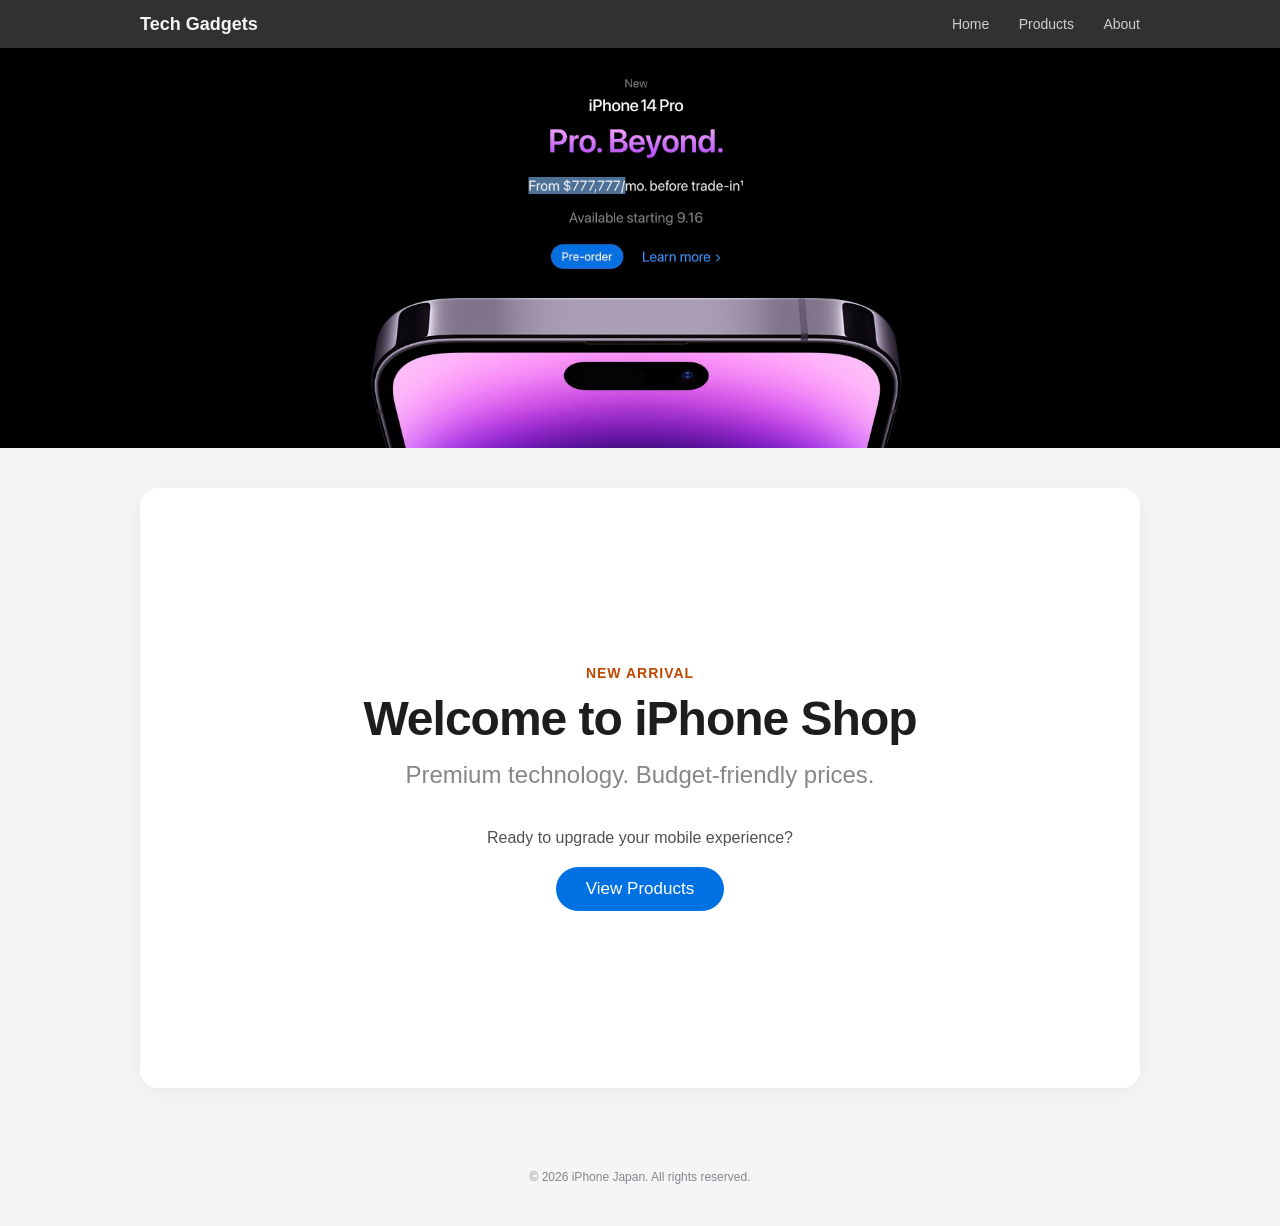
<file: index.html>
<!DOCTYPE html>
<html lang="en">
<head>
    <meta charset="UTF-8">
    <meta name="viewport" content="width=device-width, initial-scale=1.0">
    <link rel="stylesheet" href="styles.css">
    <title>iPhone Shop | Premium Experience</title>
</head>
<body>
    <header class="navbar">
        <div class="nav-content">
            <div class="logo">Tech Gadgets</div>
            <nav id="nav-links">
                <a href="home.html" target="mainframe">Home</a>
                <a href="products.html" target="mainframe">Products</a>
                <a href="about.html" target="mainframe">About</a>
            </nav>
        </div>
    </header>

    <section class="hero-banner">
        <img src="images/apple-website-price-bug.jpeg" alt="Latest iPhone">
    </section>

    <main class="content-wrapper">
        <iframe src="home.html" name="mainframe" title="Content Window"></iframe>
    </main>

    <footer class="footer">
        <p>&copy; 2026 iPhone Japan. All rights reserved.</p>
    </footer>
</body>
</html>
</file>
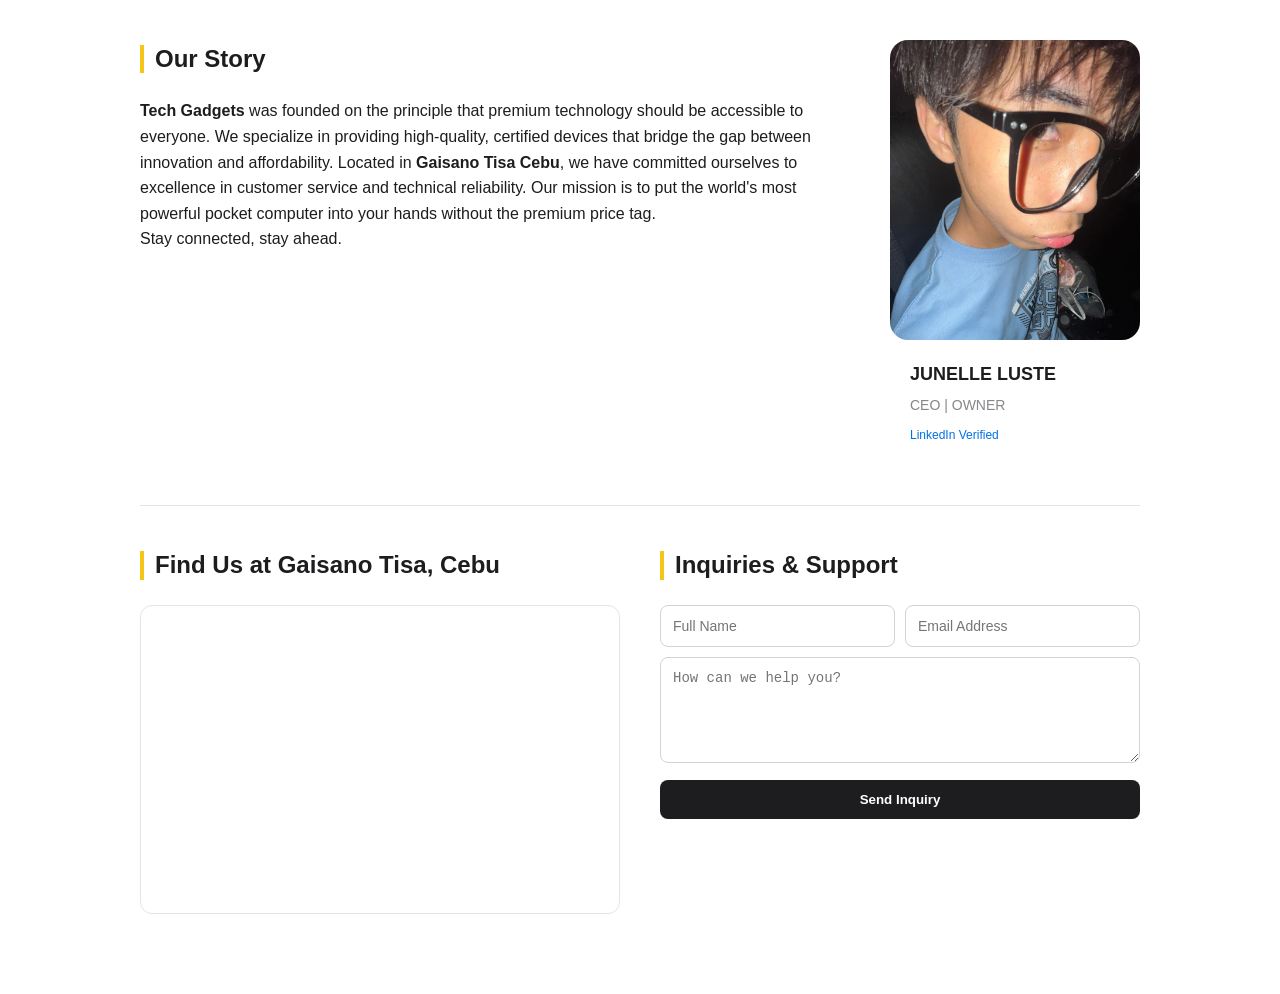
<file: about.html>
<!DOCTYPE html>
<html lang="en">
<head>
    <meta charset="UTF-8">
    <link rel="stylesheet" href="styleabout.css">
    <title>About Us | iPhone Shop</title>
</head>
<body>
    <div class="about-container">
        <section class="upper-section">
            <div class="story-box">
                <h2 class="section-title">Our Story</h2>
                <p><b>Tech Gadgets</b> was founded on the principle that premium technology should be accessible to everyone. We specialize in providing high-quality, certified devices that bridge the gap between innovation and affordability.
                Located in <b>Gaisano Tisa Cebu</b>, we have committed ourselves to excellence in customer service and technical reliability. Our mission is to put the world's most powerful pocket computer into your hands without the premium price tag.</p>
                <p class="tagline">Stay connected, stay ahead.</p>
            </div>

            <div class="profile">
                <div class="founder-image">
                    <div class="image-placeholder"></div>

                </div>
                <div class="founder-details">
                    <h3>JUNELLE LUSTE</h3>
                    <p class="title">CEO | OWNER</p>
                    <span class="verified">LinkedIn Verified</span>
                </div>
            </div>
        </section>

        <hr class="divider">

        <section class="lower-section">
            <div class="location-box">
                <h2 class="section-title">Find Us at Gaisano Tisa, Cebu</h2>
                <div class="map-wrapper">
                    <iframe src="https://www.google.com/maps/embed?pb=!1m18!1m12!1m3!1d3925.467439580456!2d123.8788483147967!3d10.300057092645837!2m3!1f0!2f0!3f0!3m2!1i1024!2i768!4f13.1!3m3!1m2!1s0x33a99956f5a3e143%3A0x643666504a3e61c7!2sCebu%20Institute%20of%20Technology%20-%20University!5e0!3m2!1sen!2sph!4v1647414848011!5m2!1sen!2sph" width="100%" height="300" style="border:0;" allowfullscreen="" loading="lazy"></iframe>
                </div>
            </div>

            <div class="inquiry-box">
                <h2 class="section-title">Inquiries & Support</h2>
                <form class="contact-form">
                    <div class="form-row">
                        <input type="text" placeholder="Full Name" required>
                        <input type="email" placeholder="Email Address" required>
                    </div>
                    <textarea placeholder="How can we help you?" rows="5"></textarea>
                    <button type="submit" class="send-btn">Send Inquiry</button>
                </form>
            </div>
        </section>
    </div>
</body>

</html>
</file>
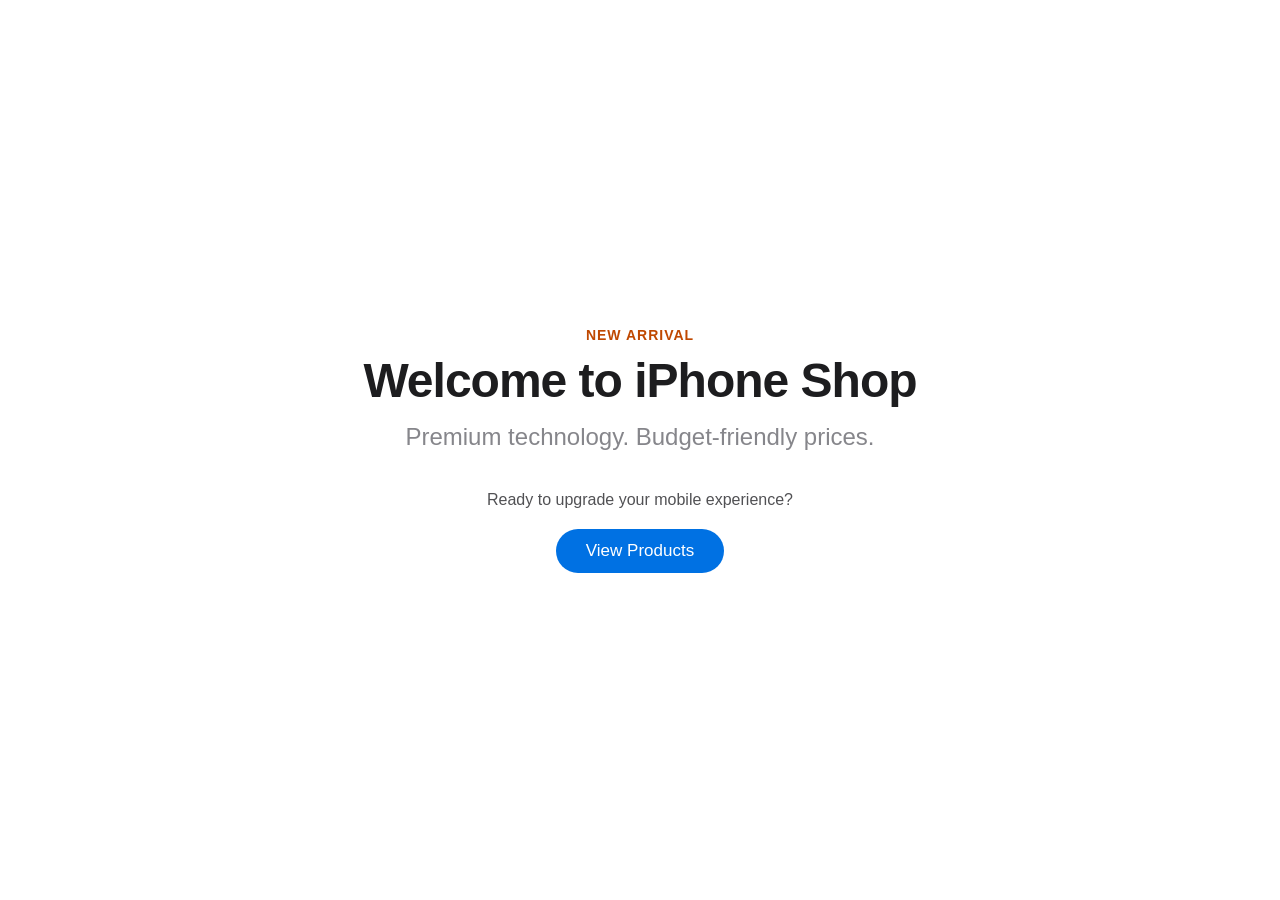
<file: home.html>
<!DOCTYPE html>
<html lang="en">
<head>
    <meta charset="UTF-8">
    <link rel="stylesheet" href="stylehome.css">
    <title>Welcome | iPhone Shop</title>
</head>
<body>
    <section class="hero-content">
        <div class="container">
            <span class="eyebrow">New Arrival</span>
            <h1>Welcome to iPhone Shop</h1>
            <p class="subtitle">Premium technology. Budget-friendly prices.</p>
            
            <div class="cta-area">
                <p>Ready to upgrade your mobile experience?</p>
                <a href="products.html" class="btn-primary">View Products</a>
            </div>
        </div>
    </section>
</body>
</html>
</file>
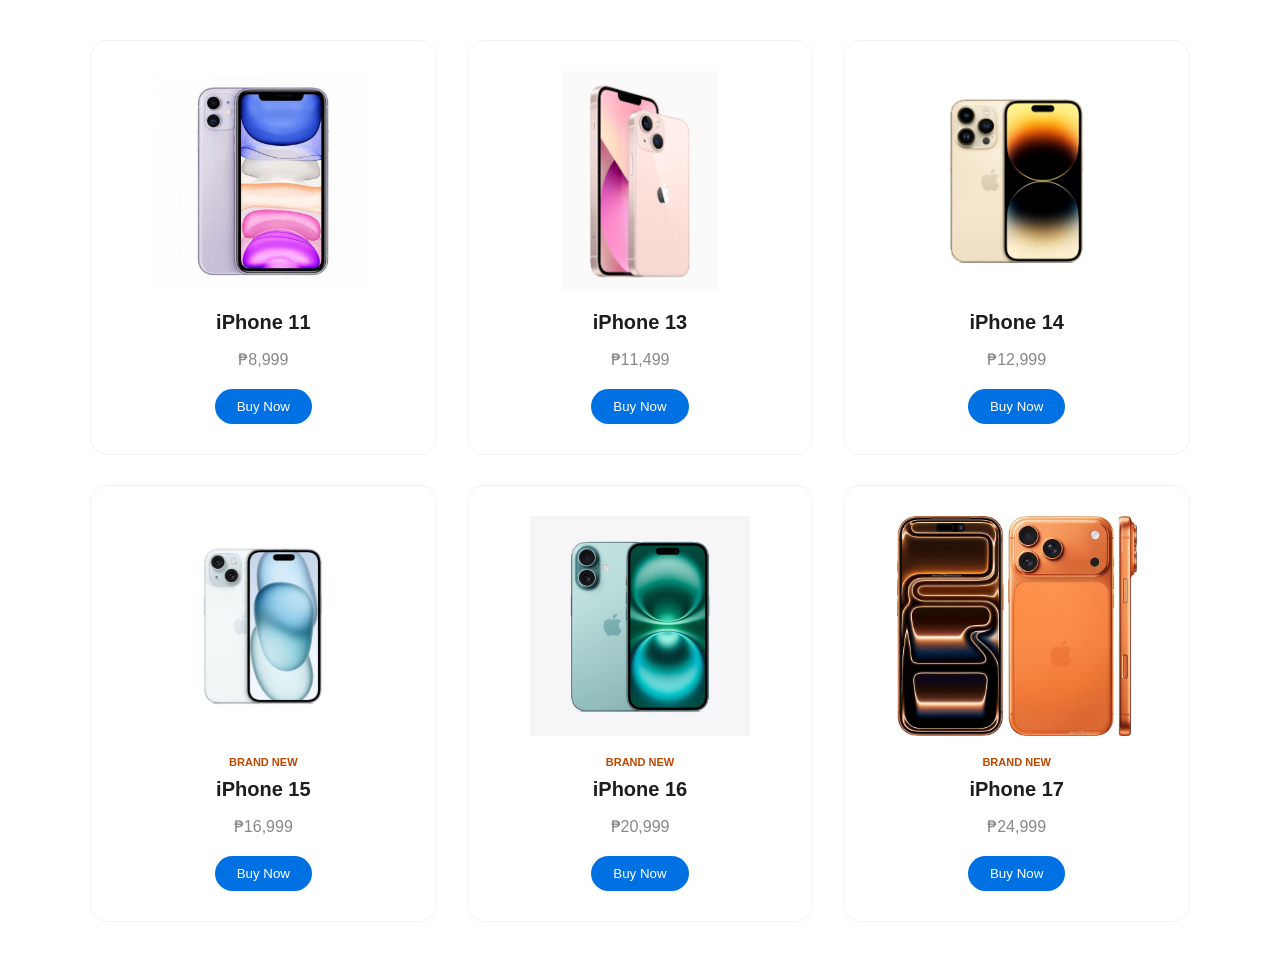
<file: products.html>
<!DOCTYPE html>
<html lang="en">
<head>
    <meta charset="UTF-8">
    <link rel="stylesheet" href="styleproducts.css">
    <title>iPhone Products</title>
</head>
<body>
    <div class="product-grid">
        <div class="product-card">
            <div class="image-container">
                <img src="images/ip11.jpg" alt="iPhone 11">
            </div>
            <div class="product-info">
                <h3>iPhone 11</h3>
                <p class="price">₱8,999</p>
                <button class="buy-btn">Buy Now</button>
            </div>
        </div>

        <div class="product-card">
            <div class="image-container">
                <img src="images/ip13.jpg" alt="iPhone 13">
            </div>
            <div class="product-info">
                <h3>iPhone 13</h3>
                <p class="price">₱11,499</p>
                <button class="buy-btn">Buy Now</button>
            </div>
        </div>

        <div class="product-card">
            <div class="image-container">
                <img src="images/iph14.jpg" alt="iPhone 14">
            </div>
            <div class="product-info">
                <h3>iPhone 14</h3>
                <p class="price">₱12,999</p>
                <button class="buy-btn">Buy Now</button>
            </div>
        </div>

        <div class="product-card">
            <div class="image-container">
                <img src="images/ip15.jpg" alt="iPhone 15">
            </div>
            <div class="product-info">
                <span class="badge">Brand New</span>
                <h3>iPhone 15</h3>
                <p class="price">₱16,999</p>
                <button class="buy-btn">Buy Now</button>
            </div>
        </div>

        <div class="product-card">
            <div class="image-container">
                <img src="images/iph16.jpg" alt="iPhone 16">
            </div>
            <div class="product-info">
                <span class="badge">Brand New</span>
                <h3>iPhone 16</h3>
                <p class="price">₱20,999</p>
                <button class="buy-btn">Buy Now</button>
            </div>
        </div>

        <div class="product-card">
            <div class="image-container">
                <img src="images/ip17.jpg" alt="iPhone 17">
            </div>
            <div class="product-info">
                <span class="badge">Brand New</span>
                <h3>iPhone 17</h3>
                <p class="price">₱24,999</p>
                <button class="buy-btn">Buy Now</button>
            </div>
        </div>
</file>
<file: styles.css>
/* General Reset */
* {
    margin: 0;
    padding: 0;
    box-sizing: border-box;
}

body {
    font-family: -apple-system, BlinkMacSystemFont, "Segoe UI", Roboto, Helvetica, Arial, sans-serif;
    background-color: #f5f5f7; /* Apple's signature light gray */
    color: #1d1d1f;
    line-height: 1.5;
}

/* Header & Navigation */
.navbar {
    background-color: rgba(0, 0, 0, 0.8);
    backdrop-filter: blur(10px); /* Modern blur effect */
    position: sticky;
    top: 0;
    z-index: 1000;
    padding: 0 20px;
}

.nav-content {
    max-width: 1000px;
    height: 48px;
    margin: 0 auto;
    display: flex;
    justify-content: space-between;
    align-items: center;
}

.logo {
    color: #f5f5f7;
    font-weight: 600;
    font-size: 18px;
}

#nav-links a {
    color: #f5f5f7;
    text-decoration: none;
    font-size: 14px;
    margin-left: 25px;
    opacity: 0.8;
    transition: opacity 0.3s ease;
}

#nav-links a:hover {
    opacity: 1;
}

/* Hero Section */
.hero-banner {
    width: 100%;
    height: 400px;
    background-color: #000;
    overflow: hidden;
    display: flex;
    justify-content: center;
}

.hero-banner img {
    height: 100%;
    width: auto;
    object-fit: cover;
}

/* Main Content Area */
.content-wrapper {
    max-width: 1000px;
    margin: 40px auto;
    background: #ffffff;
    border-radius: 18px; /* Soft rounded corners */
    box-shadow: 0 4px 20px rgba(0,0,0,0.05);
    height: 600px;
    overflow: hidden;
}

iframe {
    width: 100%;
    height: 100%;
    border: none;
}

/* Footer */
.footer {
    text-align: center;
    padding: 40px 0;
    font-size: 12px;
    color: #86868b;
}
</file>
<file: styleabout.css>
/* General Reset */
* {
    margin: 0;
    padding: 0;
    box-sizing: border-box;
}

body {
    font-family: -apple-system, BlinkMacSystemFont, "Segoe UI", Roboto, Helvetica, Arial, sans-serif;
    background-color: #ffffff;
    color: #1d1d1f;
    line-height: 1.6;
    padding: 40px 20px;
}

.about-container {
    max-width: 1000px;
    margin: 0 auto;
}

/* Sections Layout */
.upper-section, .lower-section {
    display: flex;
    gap: 40px;
    margin-bottom: 40px;
    align-items: flex-start;
}

.story-box, .location-box, .inquiry-box {
    flex: 2;
}

/* Section Titles */
.section-title {
    font-size: 24px;
    font-weight: 600;
    margin-bottom: 20px;
    position: relative;
    padding-left: 15px;
}

.section-title::before {
    content: "";
    position: absolute;
    left: 0;
    top: 5px;
    bottom: 5px;
    width: 4px;
    background-color: #f5c518; /* Yellow accent like your reference */
}

/* Founder Card */
.founder-card {
    flex: 1;
    background: #fff;
    border-radius: 12px;
    box-shadow: 0 4px 20px rgba(0,0,0,0.06);
    overflow: hidden;
    text-align: center;
}

.image-placeholder {
    width: 250px;
    height: 300px;
    background-image: url('images/profile_1.jpg'); /* Replace with your image */
    background-size: cover;
    background-position: center;
    border-radius: 18px;
    padding: 30px;
    text-align: center;
    transition: all 0.3s ease;
    
}

.founder-details {
    padding: 20px;
}

.founder-details h3 {
    font-size: 18px;
    margin-bottom: 5px;
}

.title {
    color: #86868b;
    font-size: 14px;
}

.verified {
    font-size: 12px;
    color: #0071e3;
    display: block;
    margin-top: 10px;
}

/* Divider */
.divider {
    border: none;
    border-top: 1px solid #e5e5e5;
    margin: 40px 0;
}

/* Form Styling */
.form-row {
    display: flex;
    gap: 10px;
    margin-bottom: 10px;
}

input, textarea {
    width: 100%;
    padding: 12px;
    border: 1px solid #d2d2d7;
    border-radius: 8px;
    font-size: 14px;
    outline: none;
}

input:focus, textarea:focus {
    border-color: #0071e3;
}

.send-btn {
    width: 100%;
    padding: 12px;
    background-color: #1d1d1f; /* Dark premium button */
    color: white;
    border: none;
    border-radius: 8px;
    font-weight: 600;
    cursor: pointer;
    margin-top: 10px;
    transition: background 0.2s;
}

.send-btn:hover {
    background-color: #000;
}

.map-wrapper {
    border-radius: 12px;
    overflow: hidden;
    border: 1px solid #e5e5e5;
}

/* Responsive */
@media (max-width: 768px) {
    .upper-section, .lower-section {
        flex-direction: column;
    }
}
</file>
<file: stylehome.css>
/* Reset and Base Styles */
* {
    margin: 0;
    padding: 0;
    box-sizing: border-box;
}

body {
    font-family: -apple-system, BlinkMacSystemFont, "Segoe UI", Roboto, sans-serif;
    background-color: #ffffff;
    color: #1d1d1f;
    display: flex;
    justify-content: center;
    align-items: center;
    height: 100vh; /* Centers content vertically in the iframe */
    text-align: center;
}

.container {
    padding: 20px;
    max-width: 600px;
}

/* "Eyebrow" text - small text above the headline */
.eyebrow {
    font-size: 14px;
    font-weight: 600;
    color: #bf4800; /* Apple-style orange/red accent */
    text-transform: uppercase;
    letter-spacing: 1px;
    display: block;
    margin-bottom: 10px;
}

h1 {
    font-size: 48px;
    font-weight: 700;
    letter-spacing: -1px;
    margin-bottom: 15px;
    color: #1d1d1f;
}

.subtitle {
    font-size: 24px;
    color: #86868b;
    margin-bottom: 40px;
}

.cta-area p {
    font-size: 16px;
    color: #515154;
    margin-bottom: 20px;
}

/* The "Product" Button */
.btn-primary {
    display: inline-block;
    background-color: #0071e3;
    color: white;
    text-decoration: none;
    padding: 12px 30px;
    border-radius: 30px;
    font-size: 17px;
    font-weight: 500;
    transition: all 0.3s ease;
}

.btn-primary:hover {
    background-color: #0077ed;
    transform: scale(1.05); /* Slight "pop" on hover */
}
</file>
<file: styleproducts.css>
/* General Setup */
body {
    font-family: -apple-system, BlinkMacSystemFont, "Segoe UI", Roboto, sans-serif;
    background-color: #ffffff;
    margin: 0;
    padding: 40px 20px;
}

/* The Grid Container */
.product-grid {
    display: grid;
    /* This automatically adjusts columns based on screen width */
    grid-template-columns: repeat(auto-fit, minmax(280px, 1fr));
    gap: 30px;
    max-width: 1100px;
    margin: 0 auto;
}

/* Individual Product Cards */
.product-card {
    background: #fff;
    border-radius: 18px; /* Smooth Apple-style corners */
    padding: 30px;
    text-align: center;
    border: 1px solid #f2f2f2;
    transition: all 0.3s ease;
}

.product-card:hover {
    transform: translateY(-8px);
    box-shadow: 0 15px 35px rgba(0,0,0,0.08);
}

/* Image Scaling */
.image-container {
    height: 220px;
    display: flex;
    align-items: center;
    justify-content: center;
    margin-bottom: 20px;
}

.image-container img {
    max-height: 100%;
    max-width: 100%;
    object-fit: contain;
}

/* Typography */
.product-info h3 {
    font-size: 20px;
    font-weight: 600;
    color: #1d1d1f;
    margin: 10px 0 5px 0;
}

.price {
    font-size: 16px;
    color: #86868b;
    margin-bottom: 20px;
}

/* Brand New Badge */
.badge {
    font-size: 11px;
    font-weight: 700;
    color: #bf4800; /* Subtle orange accent */
    text-transform: uppercase;
    display: block;
    margin-bottom: 4px;
}

/* Buy Button */
.buy-btn {
    background-color: #0071e3;
    color: white;
    border: none;
    padding: 10px 22px;
    border-radius: 20px;
    font-weight: 500;
    cursor: pointer;
    transition: background 0.2s;
    
}

.buy-btn:hover {
    background-color: #0077ed;
}
</file>
